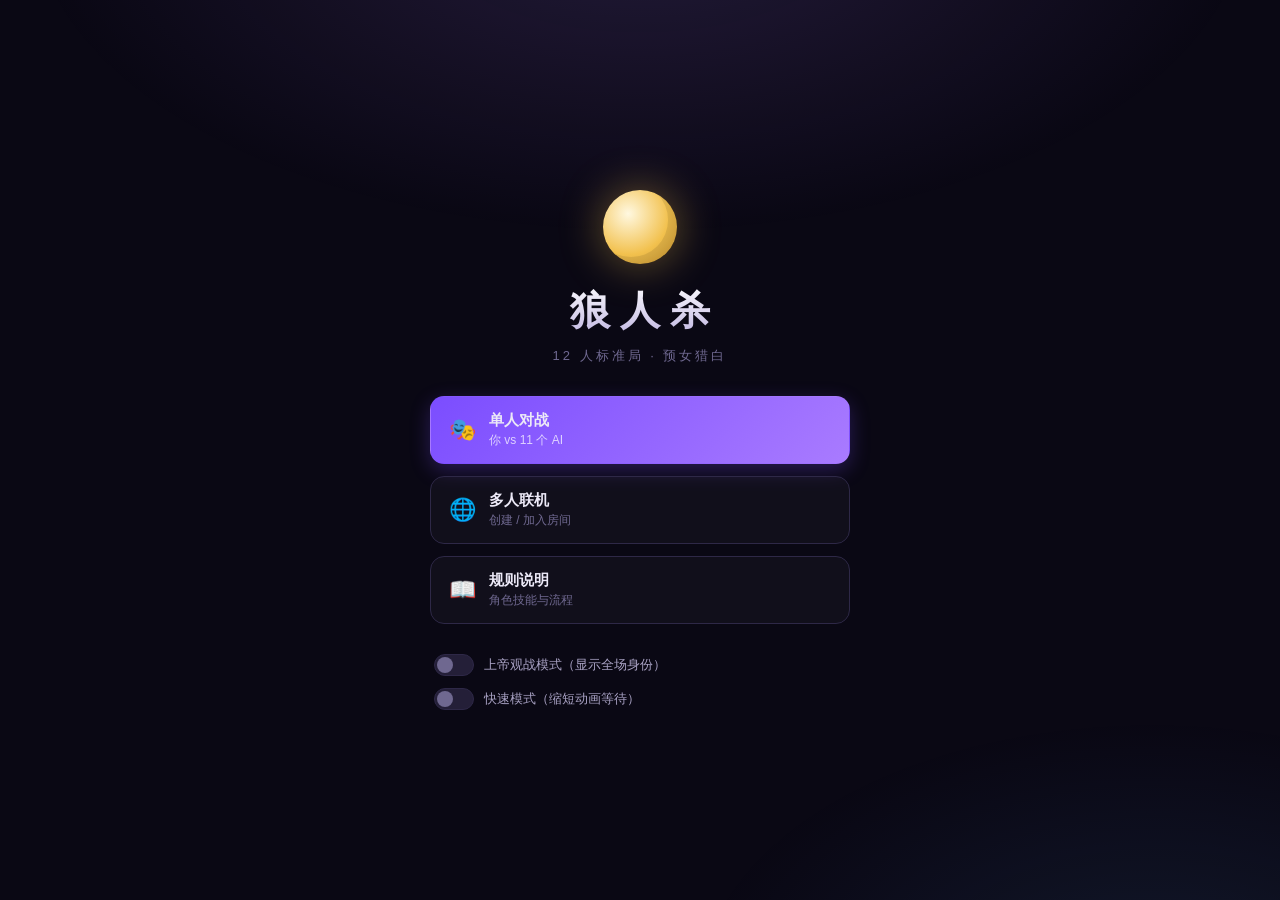
<file: index.html>
<!DOCTYPE html>
<html lang="zh-CN">
<head>
<meta charset="UTF-8">
<meta name="viewport" content="width=device-width, initial-scale=1.0, maximum-scale=1.0, user-scalable=no">
<meta name="theme-color" content="#0d0b1a">
<title>狼人杀 · 12人标准局</title>
<meta name="description" content="12人预女猎白标准局狼人杀，支持单人 AI 对战与多人联机">
<link rel="stylesheet" href="css/style.css">
</head>
<body>
<div id="app">

  <!-- ============ 主菜单 ============ -->
  <section id="screen-menu" class="screen active">
    <div class="menu-wrap">
      <div class="logo">
        <div class="logo-moon"></div>
        <h1>狼人杀</h1>
        <p class="subtitle">12 人标准局 · 预女猎白</p>
      </div>
      <div class="menu-buttons">
        <button class="btn btn-primary" data-action="single">
          <span class="btn-icon">🎭</span>
          <span class="btn-text"><b>单人对战</b><small>你 vs 11 个 AI</small></span>
        </button>
        <button class="btn btn-ghost" data-action="lobby">
          <span class="btn-icon">🌐</span>
          <span class="btn-text"><b>多人联机</b><small>创建 / 加入房间</small></span>
        </button>
        <button class="btn btn-ghost" data-action="rules">
          <span class="btn-icon">📖</span>
          <span class="btn-text"><b>规则说明</b><small>角色技能与流程</small></span>
        </button>
      </div>
      <div class="menu-footer">
        <label class="toggle">
          <input type="checkbox" id="opt-godview">
          <span class="slider"></span>
          <span class="toggle-label">上帝观战模式（显示全场身份）</span>
        </label>
        <label class="toggle">
          <input type="checkbox" id="opt-fast">
          <span class="slider"></span>
          <span class="toggle-label">快速模式（缩短动画等待）</span>
        </label>
      </div>
    </div>
  </section>

  <!-- ============ 联机大厅 ============ -->
  <section id="screen-lobby" class="screen">
    <div class="lobby-wrap">
      <header class="panel-head">
        <button class="btn-back" data-action="back-menu">←</button>
        <h2>多人联机</h2>
      </header>
      <div class="lobby-body">
        <div class="field">
          <label for="inp-nick">你的昵称</label>
          <input id="inp-nick" type="text" maxlength="12" placeholder="输入昵称">
        </div>
        <div class="lobby-actions">
          <button class="btn btn-primary" data-action="create-room">创建房间</button>
          <div class="join-row">
            <input id="inp-room" type="text" maxlength="6" placeholder="房间号">
            <button class="btn btn-ghost" data-action="join-room">加入</button>
          </div>
        </div>
        <div id="lobby-status" class="lobby-status"></div>
        <div id="room-panel" class="room-panel hidden">
          <div class="room-code">房间号 <b id="room-code-val">----</b></div>
          <ul id="room-players" class="room-players"></ul>
          <button class="btn btn-primary" id="btn-start-room" disabled>开始游戏（需 12 人）</button>
          <p class="hint">人数不足时可勾选「AI 补位」</p>
          <label class="toggle">
            <input type="checkbox" id="opt-aifill" checked>
            <span class="slider"></span>
            <span class="toggle-label">AI 补位至 12 人</span>
          </label>
        </div>
      </div>
    </div>
  </section>

  <!-- ============ 对局界面 ============ -->
  <section id="screen-game" class="screen">
    <!-- 顶部 HUD -->
    <header id="hud">
      <div class="hud-left">
        <span id="hud-day" class="hud-chip">第 1 天</span>
        <span id="hud-phase" class="hud-chip phase-night">夜晚</span>
      </div>
      <div class="hud-center">
        <span id="hud-alive">存活 12/12</span>
      </div>
      <div class="hud-right">
        <button id="btn-godview" class="hud-btn" title="切换上帝观战">👁</button>
        <button id="btn-speed" class="hud-btn" title="切换速度">⏩</button>
        <button id="btn-quit" class="hud-btn" title="退出对局">✕</button>
      </div>
    </header>

    <!-- 主区域 -->
    <main id="game-main">
      <!-- 座位环 -->
      <div id="table-wrap">
        <div id="table">
          <div id="table-center">
            <div id="center-phase">夜晚</div>
            <div id="center-hint">天黑请闭眼</div>
          </div>
          <div id="seats"></div>
        </div>
      </div>

      <!-- 右侧信息面板 -->
      <aside id="side-panel">
        <div class="panel" id="panel-role">
          <h3>我的身份</h3>
          <div id="my-role" class="my-role">—</div>
          <div id="my-role-desc" class="role-desc"></div>
        </div>
        <div class="panel" id="panel-intel">
          <h3>情报</h3>
          <div id="intel-checks" class="intel-block"></div>
          <div id="intel-safe" class="intel-block"></div>
          <div id="intel-wolves" class="intel-block"></div>
          <div id="intel-pattern" class="intel-block"></div>
        </div>
        <div class="panel" id="panel-log">
          <h3>发言记录</h3>
          <div id="log-stream" class="log-stream"></div>
        </div>
      </aside>
    </main>

    <!-- 底部行动区 -->
    <footer id="action-bar">
      <div id="action-title">等待中…</div>
      <div id="action-body"></div>
      <div id="action-buttons"></div>
    </footer>

    <!-- 夜晚遮罩 -->
    <div id="night-veil" class="night-veil"></div>
  </section>

  <!-- ============ 结算 ============ -->
  <section id="screen-result" class="screen">
    <div class="result-wrap">
      <h2 id="result-title">—</h2>
      <p id="result-reason" class="result-reason"></p>
      <div id="result-roles" class="result-roles"></div>
      <div id="result-stats" class="result-stats"></div>
      <div class="result-buttons">
        <button class="btn btn-primary" data-action="again">再来一局</button>
        <button class="btn btn-ghost" data-action="back-menu">返回主菜单</button>
      </div>
    </div>
  </section>

  <!-- ============ 规则说明 ============ -->
  <section id="screen-rules" class="screen">
    <div class="rules-wrap">
      <header class="panel-head">
        <button class="btn-back" data-action="back-menu">←</button>
        <h2>规则说明</h2>
      </header>
      <div class="rules-body" id="rules-body"></div>
    </div>
  </section>

  <div id="toast-host"></div>
</div>

<script src="js/engine.js"></script>
<script src="js/ai.js"></script>
<script src="js/config.js"></script>
<script src="js/net.js"></script>
<script src="js/netgame.js"></script>
<script src="js/ui.js"></script>
</body>
</html>
</file>
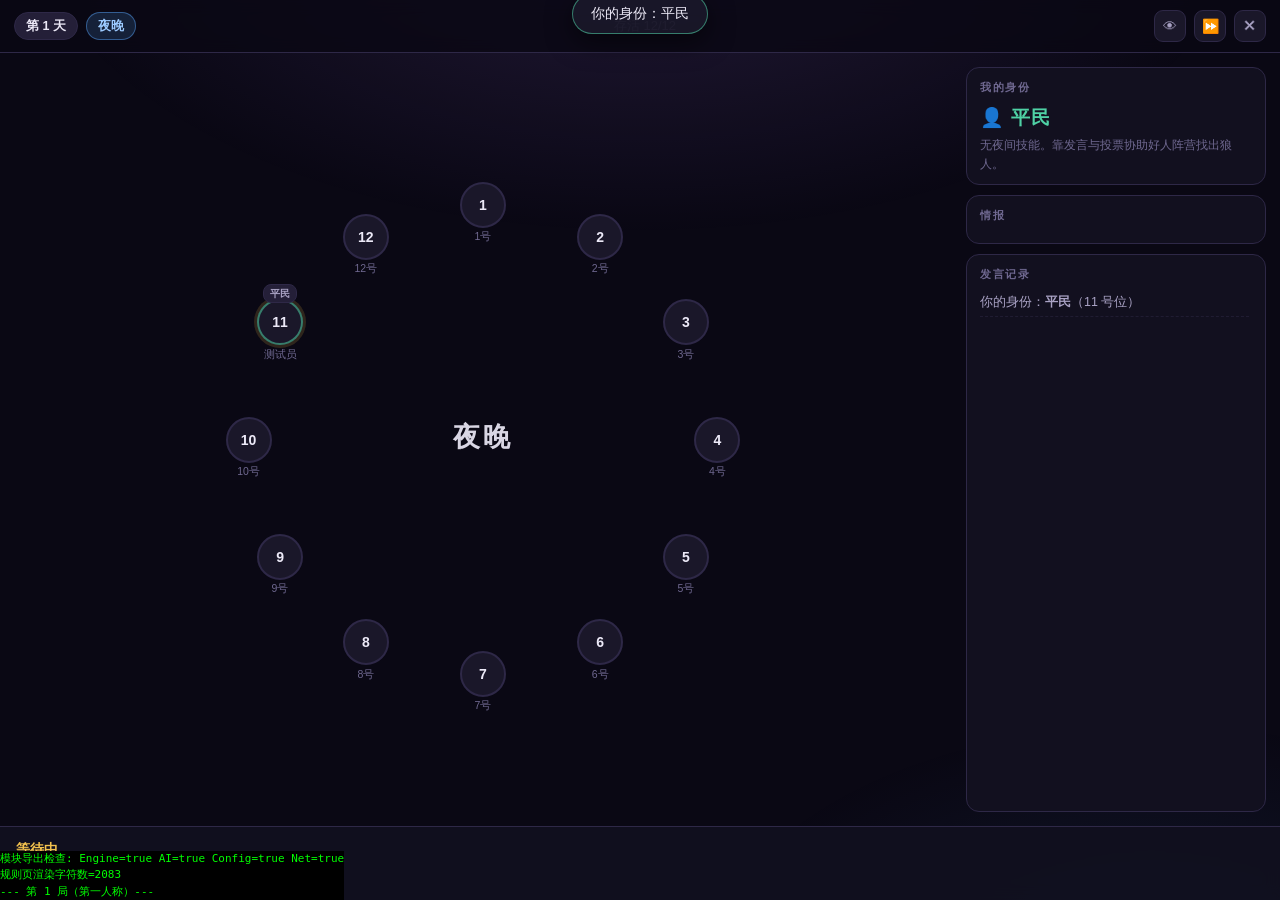
<file: tools/devtest.html>
<!DOCTYPE html>
<html lang="zh-CN">
<head>
<meta charset="UTF-8">
<title>狼人杀 · 自动化冒烟测试</title>
<link rel="stylesheet" href="../css/style.css">
</head>
<body>
<div id="app">
  <section id="screen-menu" class="screen"><div class="menu-wrap">
    <label class="toggle"><input type="checkbox" id="opt-godview"><span class="slider"></span><span class="toggle-label">上帝观战</span></label>
    <label class="toggle"><input type="checkbox" id="opt-fast" checked><span class="slider"></span><span class="toggle-label">快速</span></label>
    <button class="btn" data-action="single">单人对战</button>
    <button class="btn" data-action="rules">规则说明</button>
  </div></section>

  <section id="screen-game" class="screen">
    <header id="hud">
      <div class="hud-left"><span id="hud-day" class="hud-chip">第 1 天</span><span id="hud-phase" class="hud-chip phase-night">夜晚</span></div>
      <div class="hud-center"><span id="hud-alive">存活 12/12</span></div>
      <div class="hud-right"><button id="btn-godview" class="hud-btn">👁</button><button id="btn-speed" class="hud-btn">⏩</button><button id="btn-quit" class="hud-btn">✕</button></div>
    </header>
    <main id="game-main">
      <div id="table-wrap"><div id="table">
        <div id="table-center"><div id="center-phase">夜晚</div><div id="center-hint"></div></div>
        <div id="seats"></div>
      </div></div>
      <aside id="side-panel">
        <div class="panel" id="panel-role"><h3>我的身份</h3><div id="my-role" class="my-role">—</div><div id="my-role-desc" class="role-desc"></div></div>
        <div class="panel" id="panel-intel"><h3>情报</h3>
          <div id="intel-checks" class="intel-block"></div><div id="intel-safe" class="intel-block"></div>
          <div id="intel-wolves" class="intel-block"></div><div id="intel-pattern" class="intel-block"></div></div>
        <div class="panel" id="panel-log"><h3>发言记录</h3><div id="log-stream" class="log-stream"></div></div>
      </aside>
    </main>
    <footer id="action-bar"><div id="action-title">等待中…</div><div id="action-body"></div><div id="action-buttons"></div></footer>
    <div id="night-veil" class="night-veil"></div>
  </section>

  <section id="screen-result" class="screen"><div class="result-wrap">
    <h2 id="result-title">—</h2><p id="result-reason" class="result-reason"></p>
    <div id="result-roles" class="result-roles"></div><div id="result-stats" class="result-stats"></div>
    <div class="result-buttons"><button class="btn" data-action="again">再来一局</button><button class="btn" data-action="back-menu">返回</button></div>
  </div></section>

  <section id="screen-lobby" class="screen"><div class="lobby-wrap">
    <header class="panel-head"><button class="btn-back" data-action="back-menu">←</button><h2>多人联机</h2></header>
    <div class="lobby-body">
      <div class="field"><label for="inp-nick">昵称</label><input id="inp-nick" type="text"></div>
      <div class="lobby-actions"><button class="btn" data-action="create-room">创建房间</button>
        <div class="join-row"><input id="inp-room" type="text"><button class="btn" data-action="join-room">加入</button></div></div>
      <div id="lobby-status" class="lobby-status"></div>
      <div id="room-panel" class="room-panel hidden">
        <div class="room-code">房间号 <b id="room-code-val">----</b></div>
        <ul id="room-players" class="room-players"></ul>
        <button class="btn" id="btn-start-room" disabled>开始游戏</button>
        <label class="toggle"><input type="checkbox" id="opt-aifill" checked><span class="slider"></span><span class="toggle-label">AI 补位</span></label>
      </div>
    </div>
  </div></section>

  <section id="screen-rules" class="screen"><div class="rules-wrap">
    <header class="panel-head"><button class="btn-back" data-action="back-menu">←</button><h2>规则</h2></header>
    <div class="rules-body" id="rules-body"></div>
  </div></section>

  <div id="toast-host"></div>
  <pre id="out" style="position:fixed;left:0;bottom:0;z-index:9999;background:#000;color:#0f0;font-size:11px;max-height:40vh;overflow:auto;white-space:pre-wrap">RUNNING</pre>
</div>

<script src="../js/engine.js"></script>
<script src="../js/ai.js"></script>
<script src="../js/config.js"></script>
<script src="../js/net.js"></script>
<script src="../js/ui.js"></script>
<script>
(function () {
  const out = document.getElementById('out');
  const errors = [];
  const logs = [];
  function say(m) { logs.push(m); out.textContent = logs.slice(-40).join('\n'); }

  window.addEventListener('error', e => { errors.push('ERROR: ' + (e.message || e) + ' @' + (e.filename||'') + ':' + (e.lineno||'')); say(errors[errors.length-1]); });
  window.addEventListener('unhandledrejection', e => { errors.push('PROMISE: ' + (e.reason && e.reason.message || e.reason)); say(errors[errors.length-1]); });
  const origErr = console.error;
  console.error = function () { errors.push('CONSOLE.ERROR: ' + Array.from(arguments).map(String).join(' ')); origErr.apply(console, arguments); };

  const GS = window.WW.UI.GameSession;
  if (!GS) { say('FATAL: GameSession 未导出'); return; }

  // ---- 自动应答：模拟人类点击 ----
  let prompts = 0;
  GS.prototype.promptSeat = function (title, body, filter) {
    prompts++;
    const alive = this.engine.getAlivePlayers().filter(p => !filter || filter(p));
    if (!alive.length) { errors.push('promptSeat 无可选目标: ' + title); return Promise.resolve(null); }
    return Promise.resolve(alive[Math.floor(Math.random() * alive.length)].id);
  };
  GS.prototype.promptChoice = function (title, body, opts) {
    prompts++;
    return Promise.resolve(opts[0].value);
  };
  GS.prototype.promptContinue = function () { prompts++; return Promise.resolve(true); };

  async function playOne(i, godView) {
    say(`--- 第 ${i + 1} 局（${godView ? '上帝观战' : '第一人称'}）---`);
    document.querySelectorAll('.screen').forEach(s => s.classList.remove('active'));
    document.getElementById('screen-game').classList.add('active');
    const s = new GS({ godView: godView, nick: '测试员' });
    const before = errors.length;
    const r = await s.run();
    const seatCount = document.querySelectorAll('#seats .seat').length;
    const logLines = document.querySelectorAll('#log-stream .log-line').length;
    const resultShown = document.getElementById('screen-result').classList.contains('active');
    const roleCells = document.querySelectorAll('#result-roles .rr-cell').length;
    say(`  身份=${s.humanRole} 结果=${r.winner}(${r.reason}) 天数=${s.engine.day}`);
    say(`  座位渲染=${seatCount}/12 日志行=${logLines} 结算面板=${resultShown} 身份格=${roleCells}/12`);
    if (seatCount !== 12) errors.push(`座位数错误: ${seatCount}`);
    if (!resultShown) errors.push('结算面板未显示');
    if (roleCells !== 12) errors.push(`结算身份格错误: ${roleCells}`);
    if (errors.length > before) say('  ⚠ 本局新增错误 ' + (errors.length - before));
    else say('  ✓ 本局无错误');
    return r;
  }

  (async function () {
    // 等待 ui.js 的 DOMContentLoaded 绑定完成，否则事件委托尚未挂载
    if (document.readyState === 'loading') {
      await new Promise(r => document.addEventListener('DOMContentLoaded', r));
    }
    await new Promise(r => setTimeout(r, 0));
    try {
      // 校验底层模块导出
      const E = window.WW.Engine, A = window.WW.AI;
      say('模块导出检查: Engine=' + !!E + ' AI=' + !!A + ' Config=' + !!window.WW.Config + ' Net=' + !!window.WW.Net);
      if (!E || !A) { errors.push('核心模块未导出'); }

      // 规则页渲染
      document.querySelector('[data-action="rules"]').click();
      const rulesLen = document.getElementById('rules-body').innerHTML.length;
      say('规则页渲染字符数=' + rulesLen);
      if (rulesLen < 500) errors.push('规则页内容为空');

      // 连跑 6 局，覆盖两种视角
      let good = 0, evil = 0;
      for (let i = 0; i < 6; i++) {
        const r = await playOne(i, i % 2 === 1);
        if (r.winner === 'good') good++; else if (r.winner === 'evil') evil++;
      }
      say(`6 局完成：好人胜 ${good} / 狼人胜 ${evil}`);
      say(`人类交互提示触发 ${prompts} 次`);

      // 最终结论
      say('');
      if (errors.length === 0) say('✅ PASS — 全部检查通过，无运行时错误');
      else {
        say('❌ FAIL — 共 ' + errors.length + ' 个错误：');
        errors.slice(0, 20).forEach(e => say('   ' + e));
      }
      document.title = errors.length === 0 ? 'TEST_PASS' : 'TEST_FAIL';
    } catch (e) {
      errors.push('FATAL: ' + e.message + '\n' + (e.stack || ''));
      say('❌ FATAL ' + e.message);
      document.title = 'TEST_FAIL';
    }
  })();
})();
</script>
</body>
</html>
</file>
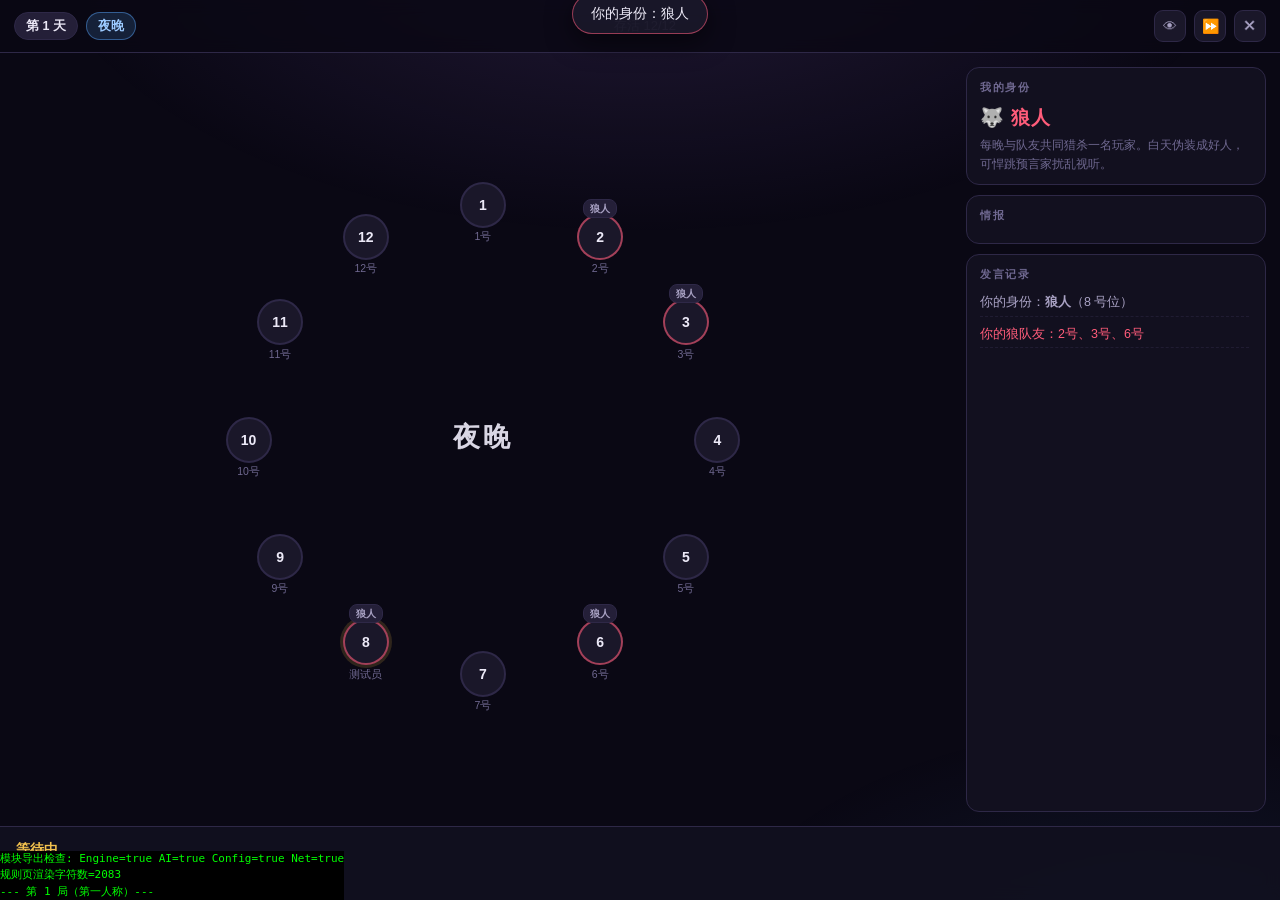
<file: tools/shot.html>
<!DOCTYPE html>
<html lang="zh-CN">
<head>
<meta charset="UTF-8">
<title>狼人杀 · 截图</title>
<link rel="stylesheet" href="../css/style.css">
</head>
<body>
<div id="app">
  <section id="screen-menu" class="screen"><div class="menu-wrap">
    <label class="toggle"><input type="checkbox" id="opt-godview"><span class="slider"></span><span class="toggle-label">上帝观战</span></label>
    <label class="toggle"><input type="checkbox" id="opt-fast" checked><span class="slider"></span><span class="toggle-label">快速</span></label>
    <button class="btn" data-action="single">单人对战</button>
    <button class="btn" data-action="rules">规则说明</button>
  </div></section>

  <section id="screen-game" class="screen">
    <header id="hud">
      <div class="hud-left"><span id="hud-day" class="hud-chip">第 1 天</span><span id="hud-phase" class="hud-chip phase-night">夜晚</span></div>
      <div class="hud-center"><span id="hud-alive">存活 12/12</span></div>
      <div class="hud-right"><button id="btn-godview" class="hud-btn">👁</button><button id="btn-speed" class="hud-btn">⏩</button><button id="btn-quit" class="hud-btn">✕</button></div>
    </header>
    <main id="game-main">
      <div id="table-wrap"><div id="table">
        <div id="table-center"><div id="center-phase">夜晚</div><div id="center-hint"></div></div>
        <div id="seats"></div>
      </div></div>
      <aside id="side-panel">
        <div class="panel" id="panel-role"><h3>我的身份</h3><div id="my-role" class="my-role">—</div><div id="my-role-desc" class="role-desc"></div></div>
        <div class="panel" id="panel-intel"><h3>情报</h3>
          <div id="intel-checks" class="intel-block"></div><div id="intel-safe" class="intel-block"></div>
          <div id="intel-wolves" class="intel-block"></div><div id="intel-pattern" class="intel-block"></div></div>
        <div class="panel" id="panel-log"><h3>发言记录</h3><div id="log-stream" class="log-stream"></div></div>
      </aside>
    </main>
    <footer id="action-bar"><div id="action-title">等待中…</div><div id="action-body"></div><div id="action-buttons"></div></footer>
    <div id="night-veil" class="night-veil"></div>
  </section>

  <section id="screen-result" class="screen"><div class="result-wrap">
    <h2 id="result-title">—</h2><p id="result-reason" class="result-reason"></p>
    <div id="result-roles" class="result-roles"></div><div id="result-stats" class="result-stats"></div>
    <div class="result-buttons"><button class="btn" data-action="again">再来一局</button><button class="btn" data-action="back-menu">返回</button></div>
  </div></section>

  <section id="screen-lobby" class="screen"><div class="lobby-wrap">
    <header class="panel-head"><button class="btn-back" data-action="back-menu">←</button><h2>多人联机</h2></header>
    <div class="lobby-body">
      <div class="field"><label for="inp-nick">昵称</label><input id="inp-nick" type="text"></div>
      <div class="lobby-actions"><button class="btn" data-action="create-room">创建房间</button>
        <div class="join-row"><input id="inp-room" type="text"><button class="btn" data-action="join-room">加入</button></div></div>
      <div id="lobby-status" class="lobby-status"></div>
      <div id="room-panel" class="room-panel hidden">
        <div class="room-code">房间号 <b id="room-code-val">----</b></div>
        <ul id="room-players" class="room-players"></ul>
        <button class="btn" id="btn-start-room" disabled>开始游戏</button>
        <label class="toggle"><input type="checkbox" id="opt-aifill" checked><span class="slider"></span><span class="toggle-label">AI 补位</span></label>
      </div>
    </div>
  </div></section>

  <section id="screen-rules" class="screen"><div class="rules-wrap">
    <header class="panel-head"><button class="btn-back" data-action="back-menu">←</button><h2>规则</h2></header>
    <div class="rules-body" id="rules-body"></div>
  </div></section>

  <div id="toast-host"></div>
  <pre id="out" style="position:fixed;left:0;bottom:0;z-index:9999;background:#000;color:#0f0;font-size:11px;max-height:40vh;overflow:auto;white-space:pre-wrap">RUNNING</pre>
</div>

<script src="../js/engine.js"></script>
<script src="../js/ai.js"></script>
<script src="../js/config.js"></script>
<script src="../js/net.js"></script>
<script src="../js/ui.js"></script>
<script>
(function () {
  const out = document.getElementById('out');
  const errors = [];
  const logs = [];
  function say(m) { logs.push(m); out.textContent = logs.slice(-40).join('\n'); }

  window.addEventListener('error', e => { errors.push('ERROR: ' + (e.message || e) + ' @' + (e.filename||'') + ':' + (e.lineno||'')); say(errors[errors.length-1]); });
  window.addEventListener('unhandledrejection', e => { errors.push('PROMISE: ' + (e.reason && e.reason.message || e.reason)); say(errors[errors.length-1]); });
  const origErr = console.error;
  console.error = function () { errors.push('CONSOLE.ERROR: ' + Array.from(arguments).map(String).join(' ')); origErr.apply(console, arguments); };

  const GS = window.WW.UI.GameSession;
  if (!GS) { say('FATAL: GameSession 未导出'); return; }

  // ---- 自动应答：模拟人类点击 ----
  let prompts = 0;
  GS.prototype.promptSeat = function (title, body, filter) {
    prompts++;
    const alive = this.engine.getAlivePlayers().filter(p => !filter || filter(p));
    if (!alive.length) { errors.push('promptSeat 无可选目标: ' + title); return Promise.resolve(null); }
    return Promise.resolve(alive[Math.floor(Math.random() * alive.length)].id);
  };
  GS.prototype.promptChoice = function (title, body, opts) {
    prompts++;
    return Promise.resolve(opts[0].value);
  };
  GS.prototype.promptContinue = function () { prompts++; return Promise.resolve(true); };

  async function playOne(i, godView) {
    say(`--- 第 ${i + 1} 局（${godView ? '上帝观战' : '第一人称'}）---`);
    document.querySelectorAll('.screen').forEach(s => s.classList.remove('active'));
    document.getElementById('screen-game').classList.add('active');
    const s = new GS({ godView: godView, nick: '测试员' });
    const before = errors.length;
    const r = await s.run();
    const seatCount = document.querySelectorAll('#seats .seat').length;
    const logLines = document.querySelectorAll('#log-stream .log-line').length;
    const resultShown = document.getElementById('screen-result').classList.contains('active');
    const roleCells = document.querySelectorAll('#result-roles .rr-cell').length;
    say(`  身份=${s.humanRole} 结果=${r.winner}(${r.reason}) 天数=${s.engine.day}`);
    say(`  座位渲染=${seatCount}/12 日志行=${logLines} 结算面板=${resultShown} 身份格=${roleCells}/12`);
    if (seatCount !== 12) errors.push(`座位数错误: ${seatCount}`);
    if (!resultShown) errors.push('结算面板未显示');
    if (roleCells !== 12) errors.push(`结算身份格错误: ${roleCells}`);
    if (errors.length > before) say('  ⚠ 本局新增错误 ' + (errors.length - before));
    else say('  ✓ 本局无错误');
    return r;
  }

  (async function () {
    // 等待 ui.js 的 DOMContentLoaded 绑定完成，否则事件委托尚未挂载
    if (document.readyState === 'loading') {
      await new Promise(r => document.addEventListener('DOMContentLoaded', r));
    }
    await new Promise(r => setTimeout(r, 0));
    try {
      // 校验底层模块导出
      const E = window.WW.Engine, A = window.WW.AI;
      say('模块导出检查: Engine=' + !!E + ' AI=' + !!A + ' Config=' + !!window.WW.Config + ' Net=' + !!window.WW.Net);
      if (!E || !A) { errors.push('核心模块未导出'); }

      // 规则页渲染
      document.querySelector('[data-action="rules"]').click();
      const rulesLen = document.getElementById('rules-body').innerHTML.length;
      say('规则页渲染字符数=' + rulesLen);
      if (rulesLen < 500) errors.push('规则页内容为空');

      // 截图模式：只跑一局，停在中盘
      const gv = location.search.indexOf('god') >= 0;
      document.getElementById('opt-godview').checked = gv;
      document.getElementById('opt-fast').checked = false;
      await playOne(0, gv);
      say(`6 局完成：好人胜 ${good} / 狼人胜 ${evil}`);
      say(`人类交互提示触发 ${prompts} 次`);

      say('截图模式完成');
    } catch (e) {
      errors.push('FATAL: ' + e.message + '\n' + (e.stack || ''));
      say('❌ FATAL ' + e.message);
      document.title = 'TEST_FAIL';
    }
  })();
})();
</script>
</body>
</html>
</file>
<file: css/style.css>
/* ============================================================
   狼人杀 · 12人标准局  —  样式表
   深色暗夜主题 / 12 座位环形布局 / 桌面+移动双端自适应
   ============================================================ */

:root {
  --bg-0: #0a0814;
  --bg-1: #12101f;
  --bg-2: #1a1729;
  --bg-3: #241f38;
  --line: #2e2847;
  --tx-0: #ece9f7;
  --tx-1: #a9a2c4;
  --tx-2: #6f6890;
  --good: #4fd1a5;
  --evil: #ff5c7a;
  --gold: #f2c14e;
  --violet: #a97bff;
  --blue: #5aa9ff;
  --r-seat: 46px;
  --speed: 1;
}

* { box-sizing: border-box; margin: 0; padding: 0; -webkit-tap-highlight-color: transparent; }

html, body {
  height: 100%;
  background: var(--bg-0);
  color: var(--tx-0);
  font-family: -apple-system, BlinkMacSystemFont, "PingFang SC", "Hiragino Sans GB",
               "Microsoft YaHei", "Noto Sans CJK SC", sans-serif;
  font-size: 15px;
  line-height: 1.5;
  overflow: hidden;
}

body::before {
  content: "";
  position: fixed; inset: 0;
  background:
    radial-gradient(ellipse 80% 60% at 50% -10%, rgba(169,123,255,.16), transparent 60%),
    radial-gradient(ellipse 60% 50% at 90% 110%, rgba(90,169,255,.10), transparent 60%);
  pointer-events: none; z-index: 0;
}

#app { position: relative; height: 100%; z-index: 1; }

/* ---------- 屏幕切换 ---------- */
.screen { display: none; height: 100%; overflow: hidden; }
.screen.active { display: flex; }

/* ---------- 通用按钮 ---------- */
.btn {
  display: flex; align-items: center; gap: 14px;
  width: 100%; padding: 14px 18px;
  border: 1px solid var(--line); border-radius: 14px;
  background: var(--bg-2); color: var(--tx-0);
  font-size: 15px; font-family: inherit; text-align: left;
  cursor: pointer; transition: .18s;
}
.btn:hover { border-color: var(--violet); background: var(--bg-3); transform: translateY(-1px); }
.btn:active { transform: translateY(0); }
.btn:disabled { opacity: .4; cursor: not-allowed; transform: none; }
.btn-primary {
  background: linear-gradient(135deg, #7b4dff, #a97bff);
  border-color: transparent; font-weight: 600;
  box-shadow: 0 6px 20px rgba(123,77,255,.28);
}
.btn-primary:hover { background: linear-gradient(135deg, #8a5fff, #b78dff); }
.btn-ghost { background: rgba(255,255,255,.03); }
.btn-icon { font-size: 22px; width: 26px; text-align: center; }
.btn-text { display: flex; flex-direction: column; gap: 2px; }
.btn-text small { color: var(--tx-2); font-size: 12px; font-weight: 400; }
.btn-primary .btn-text small { color: rgba(255,255,255,.72); }
.btn-back {
  width: 34px; height: 34px; border-radius: 10px;
  border: 1px solid var(--line); background: var(--bg-2);
  color: var(--tx-1); font-size: 17px; cursor: pointer;
}
.btn-back:hover { color: var(--tx-0); border-color: var(--violet); }

/* ---------- 开关 ---------- */
.toggle { display: flex; align-items: center; gap: 10px; cursor: pointer; user-select: none; }
.toggle input { display: none; }
.toggle .slider {
  width: 40px; height: 22px; border-radius: 11px; flex: none;
  background: var(--bg-3); border: 1px solid var(--line);
  position: relative; transition: .2s;
}
.toggle .slider::after {
  content: ""; position: absolute; top: 2px; left: 2px;
  width: 16px; height: 16px; border-radius: 50%;
  background: var(--tx-2); transition: .2s;
}
.toggle input:checked + .slider { background: rgba(123,77,255,.35); border-color: var(--violet); }
.toggle input:checked + .slider::after { transform: translateX(18px); background: var(--violet); }
.toggle-label { font-size: 13px; color: var(--tx-1); }

/* ============================================================
   主菜单
   ============================================================ */
.menu-wrap {
  margin: auto; width: min(420px, 92vw);
  display: flex; flex-direction: column; gap: 30px;
  padding: 24px 0;
}
.logo { text-align: center; position: relative; }
.logo-moon {
  width: 74px; height: 74px; margin: 0 auto 16px; border-radius: 50%;
  background: radial-gradient(circle at 34% 32%, #fff8e0, #f2c14e 58%, #c9932c);
  box-shadow: 0 0 44px rgba(242,193,78,.42), inset -9px -7px 0 rgba(0,0,0,.09);
  animation: moonFloat 6s ease-in-out infinite;
}
@keyframes moonFloat { 0%,100% { transform: translateY(0); } 50% { transform: translateY(-7px); } }
.logo h1 {
  font-size: 40px; letter-spacing: 10px; font-weight: 700;
  text-indent: 10px;
  background: linear-gradient(180deg, #fff, #bdb2e0);
  -webkit-background-clip: text; background-clip: text; -webkit-text-fill-color: transparent;
}
.subtitle { color: var(--tx-2); font-size: 13px; letter-spacing: 3px; margin-top: 6px; }
.menu-buttons { display: flex; flex-direction: column; gap: 12px; }
.menu-footer { display: flex; flex-direction: column; gap: 12px; padding: 0 4px; }

/* ============================================================
   大厅 / 规则
   ============================================================ */
.lobby-wrap, .rules-wrap {
  margin: auto; width: min(520px, 94vw); max-height: 94vh;
  background: var(--bg-1); border: 1px solid var(--line); border-radius: 18px;
  display: flex; flex-direction: column; overflow: hidden;
}
.panel-head {
  display: flex; align-items: center; gap: 12px;
  padding: 16px 18px; border-bottom: 1px solid var(--line); flex: none;
}
.panel-head h2 { font-size: 17px; font-weight: 600; }
.lobby-body, .rules-body { padding: 18px; overflow-y: auto; }
.field { margin-bottom: 16px; }
.field label { display: block; font-size: 12px; color: var(--tx-2); margin-bottom: 6px; }
.field input, .join-row input {
  width: 100%; padding: 11px 13px; border-radius: 10px;
  border: 1px solid var(--line); background: var(--bg-2);
  color: var(--tx-0); font-size: 15px; font-family: inherit;
}
.field input:focus, .join-row input:focus { outline: none; border-color: var(--violet); }
.lobby-actions { display: flex; flex-direction: column; gap: 10px; }
.join-row { display: flex; gap: 10px; }
.join-row input { flex: 1; text-transform: uppercase; letter-spacing: 2px; }
.join-row .btn { width: auto; padding: 11px 20px; justify-content: center; }
.lobby-status { margin-top: 14px; font-size: 13px; color: var(--tx-1); min-height: 18px; }
.lobby-status.err { color: var(--evil); }
.lobby-status.ok { color: var(--good); }
.room-panel { margin-top: 18px; padding-top: 18px; border-top: 1px solid var(--line); }
.room-panel.hidden { display: none; }
.room-code { font-size: 13px; color: var(--tx-2); margin-bottom: 12px; }
.room-code b { font-size: 24px; color: var(--gold); letter-spacing: 4px; margin-left: 8px; font-family: ui-monospace, Menlo, monospace; }
.room-players { list-style: none; display: grid; grid-template-columns: repeat(auto-fill, minmax(96px,1fr)); gap: 8px; margin-bottom: 16px; }
.room-players li {
  padding: 8px 10px; border-radius: 9px; background: var(--bg-2);
  border: 1px solid var(--line); font-size: 13px;
  white-space: nowrap; overflow: hidden; text-overflow: ellipsis;
}
.room-players li.me { border-color: var(--violet); color: var(--violet); }
.room-players li.ai { color: var(--tx-2); border-style: dashed; }
.room-players li.empty { color: var(--tx-2); opacity: .45; }
.hint { font-size: 12px; color: var(--tx-2); margin: 10px 0 8px; }

.rules-body h3 { font-size: 15px; margin: 20px 0 8px; color: var(--gold); }
.rules-body h3:first-child { margin-top: 0; }
.rules-body p, .rules-body li { font-size: 13.5px; color: var(--tx-1); }
.rules-body ul { padding-left: 18px; margin: 6px 0; }
.rules-body li { margin: 4px 0; }
.rules-body table { width: 100%; border-collapse: collapse; margin: 10px 0; font-size: 13px; }
.rules-body th, .rules-body td { padding: 7px 9px; border: 1px solid var(--line); text-align: left; }
.rules-body th { background: var(--bg-2); color: var(--tx-0); font-weight: 600; }
.rules-body td { color: var(--tx-1); }
.rules-body .tag-good { color: var(--good); }
.rules-body .tag-evil { color: var(--evil); }

/* ============================================================
   对局界面
   ============================================================ */
#screen-game { flex-direction: column; }

#hud {
  flex: none; display: flex; align-items: center; justify-content: space-between;
  gap: 10px; padding: 10px 14px;
  background: rgba(10,8,20,.82); border-bottom: 1px solid var(--line);
  backdrop-filter: blur(8px); z-index: 20;
}
.hud-left, .hud-right { display: flex; align-items: center; gap: 8px; }
.hud-center { font-size: 13px; color: var(--tx-1); }
.hud-chip {
  padding: 4px 11px; border-radius: 20px; font-size: 12.5px; font-weight: 600;
  background: var(--bg-3); border: 1px solid var(--line);
}
.phase-night { background: rgba(90,169,255,.16); border-color: rgba(90,169,255,.45); color: #9ccaff; }
.phase-day   { background: rgba(242,193,78,.16); border-color: rgba(242,193,78,.45); color: var(--gold); }
.hud-btn {
  width: 32px; height: 32px; border-radius: 9px;
  border: 1px solid var(--line); background: var(--bg-2);
  color: var(--tx-1); font-size: 14px; cursor: pointer; transition: .15s;
}
.hud-btn:hover { color: var(--tx-0); border-color: var(--violet); }
.hud-btn.on { background: rgba(169,123,255,.24); border-color: var(--violet); color: #d9c6ff; }

#game-main {
  flex: 1; display: flex; gap: 14px; padding: 14px;
  min-height: 0; overflow: hidden;
}

/* ---------- 座位环 ---------- */
#table-wrap { flex: 1; display: flex; align-items: center; justify-content: center; min-width: 0; }
#table {
  position: relative;
  width: min(100%, 62vh, 560px);
  aspect-ratio: 1;
}
#table-center {
  position: absolute; top: 50%; left: 50%; transform: translate(-50%,-50%);
  width: 44%; text-align: center; pointer-events: none;
}
#center-phase { font-size: clamp(18px, 3.4vh, 27px); font-weight: 700; letter-spacing: 3px; opacity: .92; }
#center-hint { font-size: clamp(11px, 1.7vh, 13.5px); color: var(--tx-2); margin-top: 5px; }
#table.night #center-phase { color: #9ccaff; }
#table.day   #center-phase { color: var(--gold); }

#seats { position: absolute; inset: 0; }
.seat {
  position: absolute; width: var(--r-seat); height: var(--r-seat);
  transform: translate(-50%,-50%);
  display: flex; flex-direction: column; align-items: center; justify-content: center;
  border-radius: 50%; cursor: default; transition: .18s;
  background: var(--bg-2); border: 2px solid var(--line);
  font-size: 13px; font-weight: 600; user-select: none;
}
.seat .seat-no { font-size: 14px; line-height: 1; }
.seat .seat-name {
  position: absolute; bottom: -19px; left: 50%; transform: translateX(-50%);
  font-size: 10.5px; color: var(--tx-2); white-space: nowrap; font-weight: 400;
  max-width: 76px; overflow: hidden; text-overflow: ellipsis;
}
.seat .seat-role {
  position: absolute; top: -17px; left: 50%; transform: translateX(-50%);
  font-size: 10px; padding: 1px 6px; border-radius: 8px; white-space: nowrap;
  background: var(--bg-3); border: 1px solid var(--line); color: var(--tx-1);
  display: none;
}
.seat.show-role .seat-role { display: block; }
.seat.me { border-color: var(--gold); box-shadow: 0 0 0 3px rgba(242,193,78,.16); }
.seat.dead { opacity: .34; filter: grayscale(1); }
.seat.dead .seat-no { text-decoration: line-through; }
.seat.sheriff::after {
  content: "★"; position: absolute; top: -8px; right: -6px;
  font-size: 13px; color: var(--gold); text-shadow: 0 0 6px rgba(242,193,78,.8);
}
.seat.selectable { cursor: pointer; border-color: var(--violet); }
.seat.selectable:hover { transform: translate(-50%,-50%) scale(1.13); box-shadow: 0 0 16px rgba(169,123,255,.5); }
.seat.picked { border-color: var(--evil); background: rgba(255,92,122,.2); box-shadow: 0 0 14px rgba(255,92,122,.5); }
.seat.acting { animation: seatPulse 1.1s ease-in-out infinite; border-color: var(--blue); }
@keyframes seatPulse {
  0%,100% { box-shadow: 0 0 0 0 rgba(90,169,255,.5); }
  50%      { box-shadow: 0 0 0 9px rgba(90,169,255,0); }
}
.seat.faction-good { border-color: rgba(79,209,165,.55); }
.seat.faction-evil { border-color: rgba(255,92,122,.6); }
.seat .vote-count {
  position: absolute; bottom: -6px; right: -6px; min-width: 19px; height: 19px;
  padding: 0 5px; border-radius: 10px; background: var(--evil); color: #fff;
  font-size: 11px; font-weight: 700; display: none;
  align-items: center; justify-content: center;
}
.seat.voted .vote-count { display: flex; }

/* ---------- 右侧面板 ---------- */
#side-panel {
  width: 300px; flex: none; display: flex; flex-direction: column; gap: 10px; min-height: 0;
}
.panel {
  background: var(--bg-1); border: 1px solid var(--line); border-radius: 13px;
  padding: 11px 13px; flex: none;
}
.panel h3 {
  font-size: 11px; color: var(--tx-2); font-weight: 600;
  letter-spacing: 1.6px; text-transform: uppercase; margin-bottom: 8px;
}
#panel-log { flex: 1; display: flex; flex-direction: column; min-height: 0; }
.my-role { font-size: 19px; font-weight: 700; letter-spacing: 1px; }
.my-role.good { color: var(--good); }
.my-role.evil { color: var(--evil); }
.role-desc { font-size: 12px; color: var(--tx-2); margin-top: 4px; line-height: 1.55; }
.intel-block { font-size: 12.5px; color: var(--tx-1); margin-bottom: 6px; line-height: 1.6; }
.intel-block:empty { display: none; }
.intel-block b { color: var(--tx-0); font-weight: 600; }
.intel-block .k { color: var(--tx-2); }
.intel-block .wolf { color: var(--evil); font-weight: 600; }
.intel-block .safe { color: var(--good); font-weight: 600; }

.log-stream { flex: 1; overflow-y: auto; display: flex; flex-direction: column; gap: 5px; padding-right: 3px; }
.log-stream::-webkit-scrollbar { width: 4px; }
.log-stream::-webkit-scrollbar-thumb { background: var(--line); border-radius: 2px; }
.log-line { font-size: 12.5px; color: var(--tx-1); line-height: 1.55; padding: 3px 0; border-bottom: 1px dashed rgba(46,40,71,.5); }
.log-line .who { font-weight: 600; }
.log-line.sys { color: var(--tx-2); font-style: italic; border-bottom: none; }
.log-line.claim .who { color: var(--violet); }
.log-line.check .who { color: var(--blue); }
.log-line.death { color: var(--evil); }
.log-line.vote { color: var(--tx-1); }
.log-line.day-head {
  color: var(--gold); font-weight: 700; font-style: normal;
  border-bottom: 1px solid var(--line); margin-top: 6px; padding-top: 7px;
}

/* ---------- 底部行动区 ---------- */
#action-bar {
  flex: none; padding: 12px 16px;
  background: rgba(18,16,31,.94); border-top: 1px solid var(--line);
  backdrop-filter: blur(8px); z-index: 20; min-height: 74px;
}
#action-title { font-size: 14px; font-weight: 600; color: var(--gold); margin-bottom: 7px; }
#action-body { font-size: 13px; color: var(--tx-1); line-height: 1.6; margin-bottom: 9px; }
#action-body:empty { display: none; }
#action-buttons { display: flex; flex-wrap: wrap; gap: 8px; }
#action-buttons:empty { display: none; }
#action-buttons .btn { width: auto; padding: 9px 16px; font-size: 13.5px; justify-content: center; }
.act-btn-wolf { background: rgba(255,92,122,.16); border-color: rgba(255,92,122,.5); }
.act-btn-good { background: rgba(79,209,165,.14); border-color: rgba(79,209,165,.45); }

/* ---------- 夜晚遮罩 ---------- */
.night-veil {
  position: absolute; inset: 0; pointer-events: none; z-index: 10;
  background: radial-gradient(ellipse at 50% 45%, transparent 30%, rgba(4,3,12,.72) 100%);
  opacity: 0; transition: opacity .6s;
}
.night-veil.on { opacity: 1; }

/* ============================================================
   结算
   ============================================================ */
.result-wrap {
  margin: auto; width: min(560px, 94vw); max-height: 94vh; overflow-y: auto;
  background: var(--bg-1); border: 1px solid var(--line); border-radius: 18px;
  padding: 26px 22px; text-align: center;
}
#result-title { font-size: 30px; font-weight: 700; letter-spacing: 4px; }
#result-title.good { color: var(--good); text-shadow: 0 0 26px rgba(79,209,165,.4); }
#result-title.evil { color: var(--evil); text-shadow: 0 0 26px rgba(255,92,122,.4); }
.result-reason { color: var(--tx-1); font-size: 13.5px; margin: 8px 0 20px; }
.result-roles { display: grid; grid-template-columns: repeat(auto-fill, minmax(118px,1fr)); gap: 8px; margin-bottom: 18px; }
.rr-cell {
  padding: 9px 8px; border-radius: 10px; background: var(--bg-2);
  border: 1px solid var(--line); font-size: 12.5px;
}
.rr-cell .rr-no { color: var(--tx-2); font-size: 11px; }
.rr-cell .rr-role { font-weight: 600; margin-top: 2px; }
.rr-cell.good .rr-role { color: var(--good); }
.rr-cell.evil .rr-role { color: var(--evil); }
.rr-cell.dead { opacity: .5; }
.rr-cell.me { border-color: var(--gold); }
.result-stats {
  text-align: left; background: var(--bg-2); border: 1px solid var(--line);
  border-radius: 11px; padding: 13px 15px; margin-bottom: 20px;
  font-size: 12.5px; color: var(--tx-1); line-height: 1.85;
}
.result-stats b { color: var(--tx-0); }
.result-buttons { display: flex; gap: 10px; }
.result-buttons .btn { justify-content: center; }

/* ---------- Toast ---------- */
#toast-host {
  position: fixed; top: 18px; left: 50%; transform: translateX(-50%) translateY(-24px);
  z-index: 999; display: flex; flex-direction: column; gap: 8px; align-items: center;
  pointer-events: none;
}
.toast {
  padding: 9px 18px; border-radius: 22px; font-size: 13.5px;
  background: rgba(26,23,41,.96); border: 1px solid var(--line);
  color: var(--tx-0); box-shadow: 0 8px 26px rgba(0,0,0,.5);
  animation: toastIn .28s forwards;
}
.toast.good { border-color: rgba(79,209,165,.55); }
.toast.bad  { border-color: rgba(255,92,122,.55); }
@keyframes toastIn { to { transform: translateY(0); opacity: 1; } from { opacity: 0; } }

/* ============================================================
   响应式
   ============================================================ */
@media (max-width: 900px) {
  #game-main { flex-direction: column; padding: 8px; gap: 8px; }
  #table-wrap { flex: none; }
  #table { width: min(100%, 42vh); }
  :root { --r-seat: 38px; }
  #side-panel { width: 100%; flex-direction: row; gap: 8px; flex: 1; min-height: 0; }
  #panel-role { display: none; }
  #panel-intel, #panel-log { flex: 1; min-width: 0; overflow: hidden; }
  #panel-intel { max-height: 100%; overflow-y: auto; }
  .seat .seat-name { font-size: 9px; bottom: -16px; max-width: 54px; }
  #action-bar { padding: 9px 12px; min-height: 64px; }
  #action-title { font-size: 13px; }
  #action-body { font-size: 12px; margin-bottom: 7px; }
}
@media (max-width: 620px) {
  #side-panel { flex-direction: column; }
  #panel-intel { flex: none; max-height: 30%; }
  .logo h1 { font-size: 32px; letter-spacing: 7px; text-indent: 7px; }
  :root { --r-seat: 33px; }
  #table { width: min(100%, 36vh); }
}
</file>
